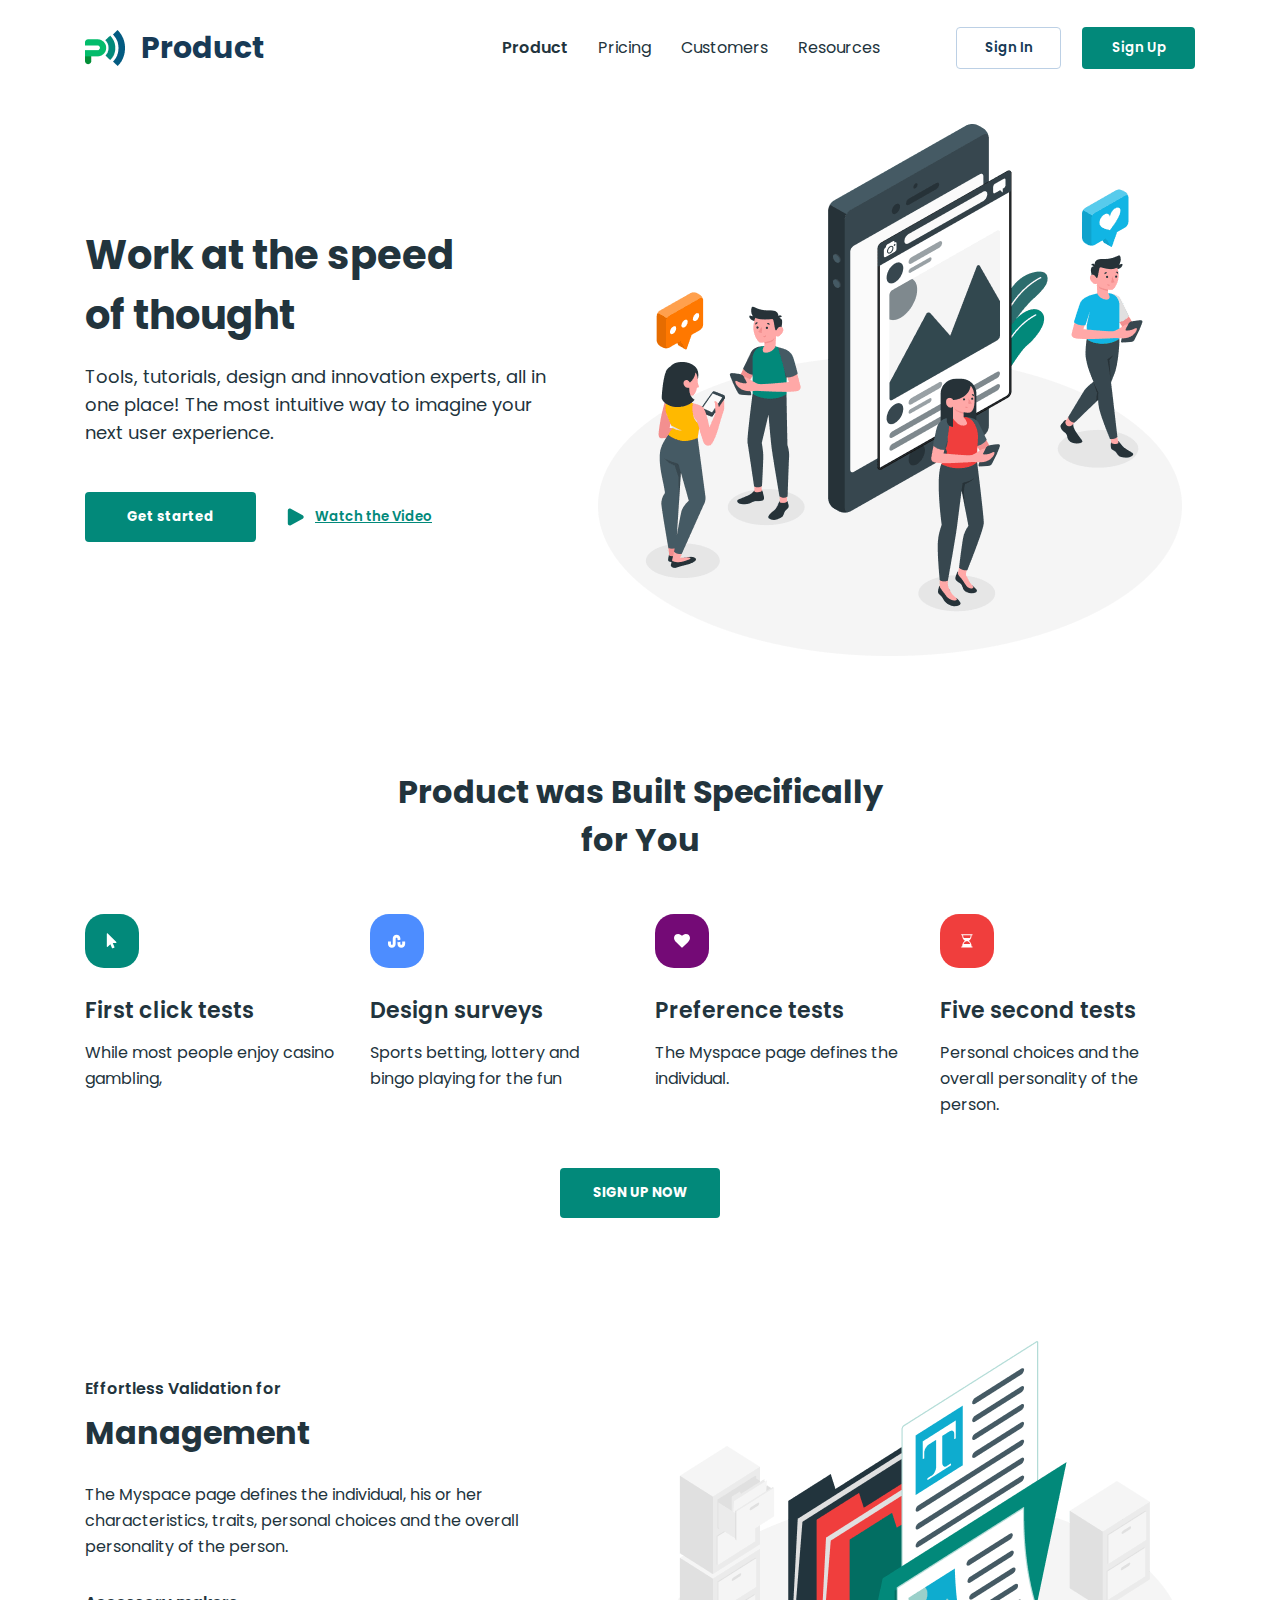
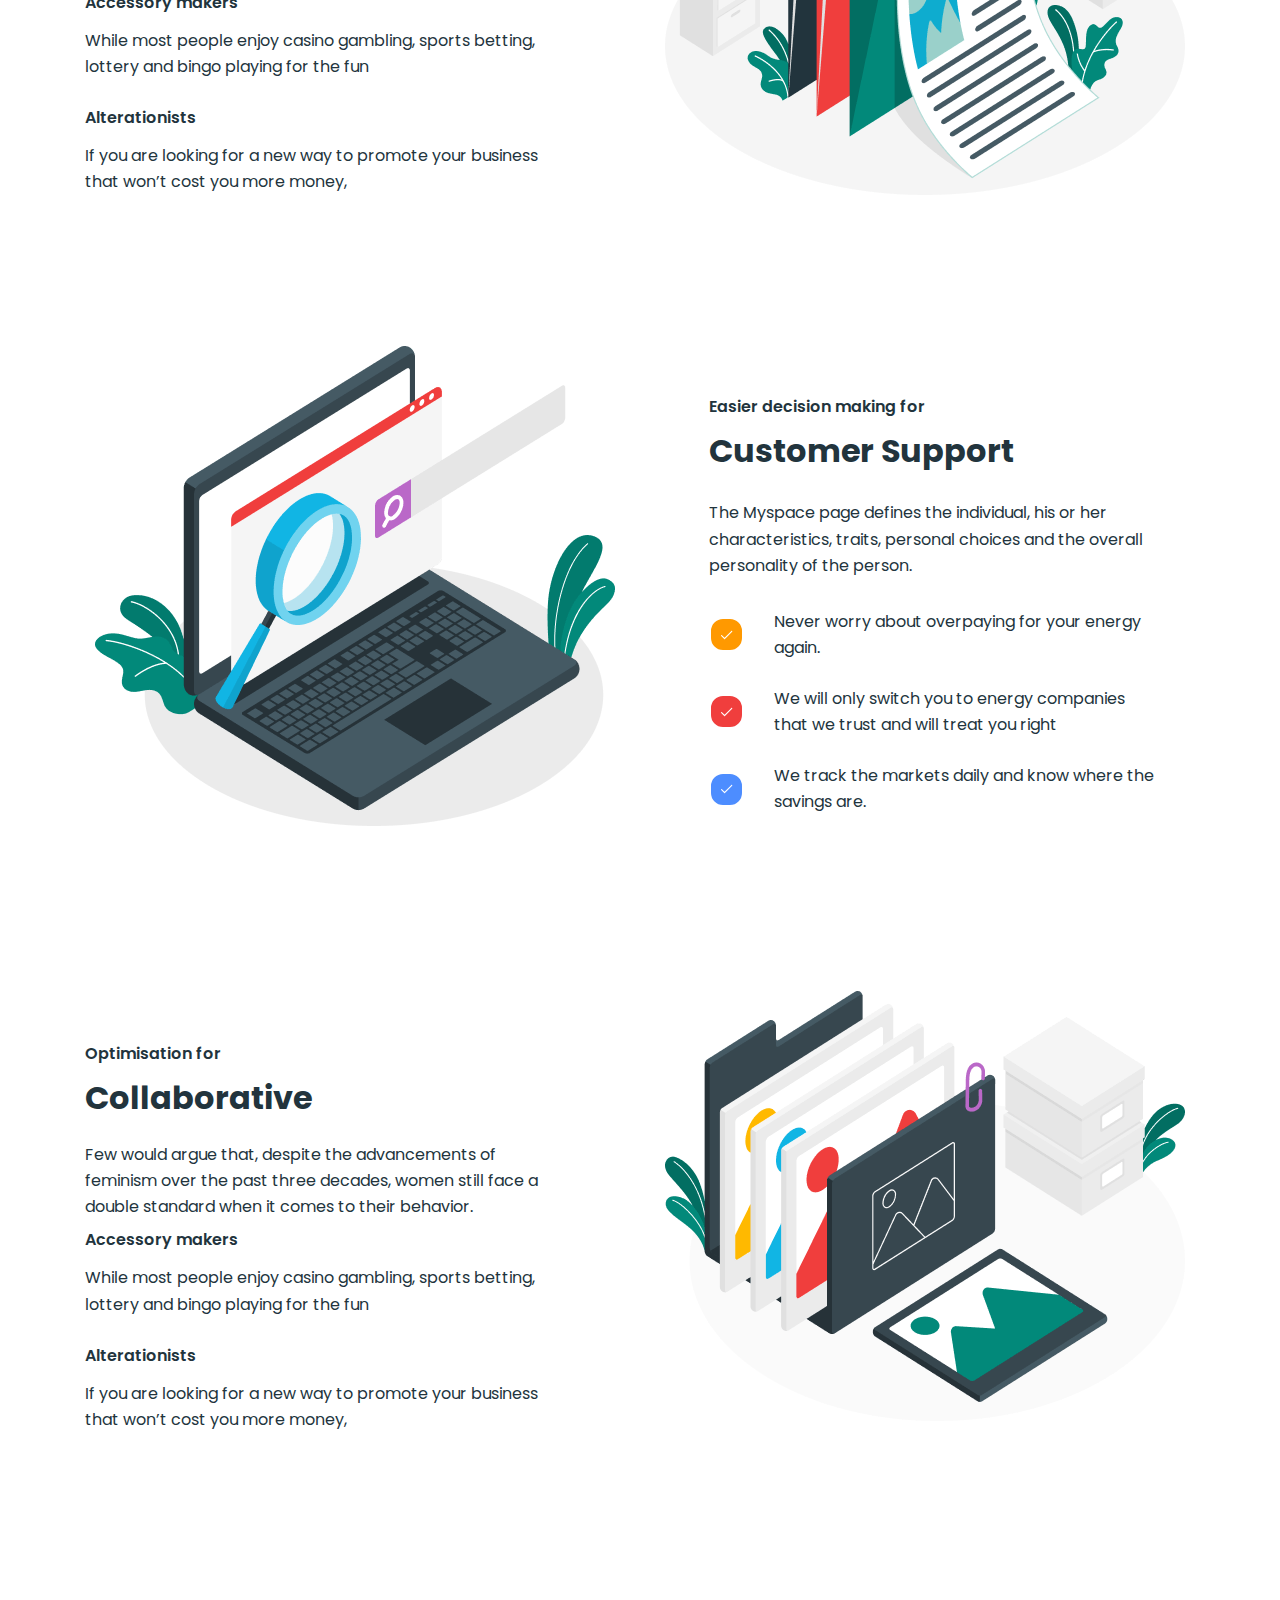
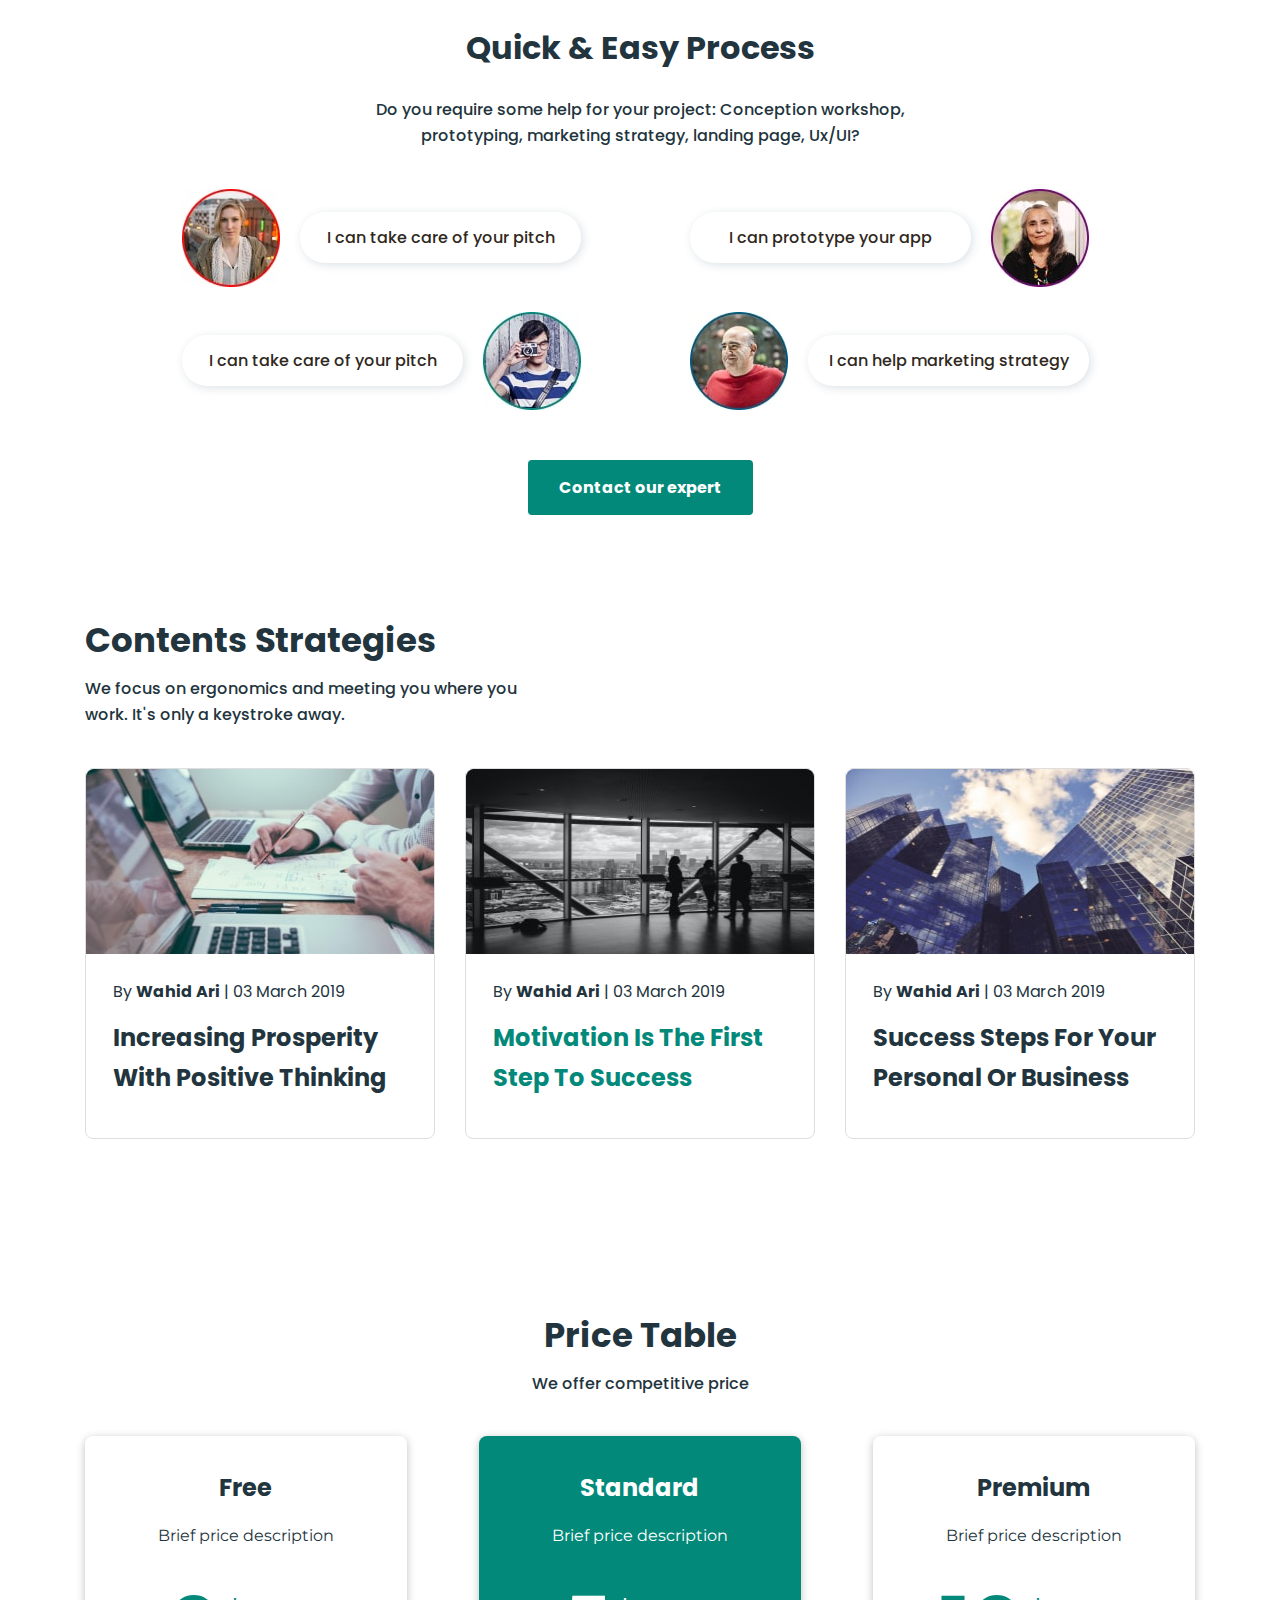
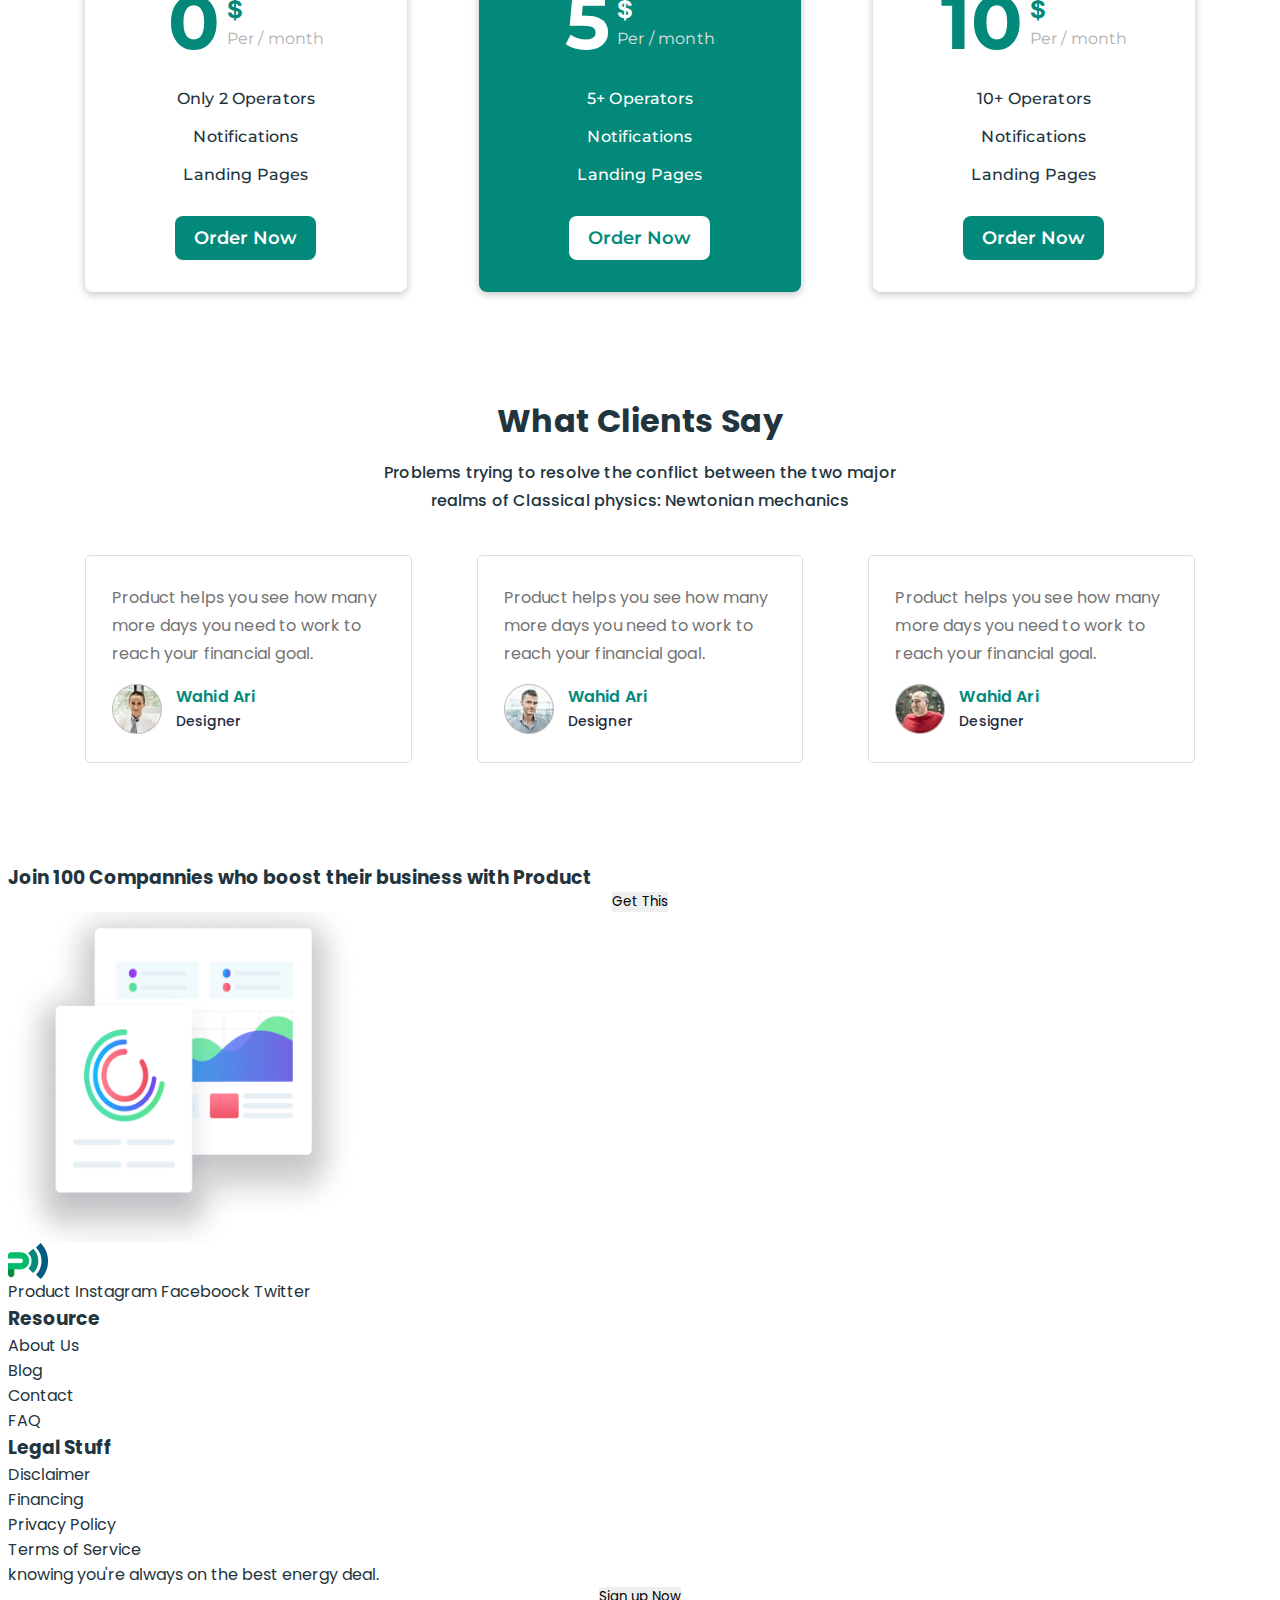
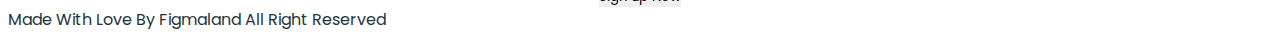
<file: index.html>
<!DOCTYPE html>
<html lang="en">

<head>
    <meta charset="UTF-8">
    <meta name="viewport" content="width=device-width, initial-scale=1.0">
    <link rel="preconnect" href="https://fonts.googleapis.com">
    <link rel="preconnect" href="https://fonts.gstatic.com" crossorigin>
    <link
        href="https://fonts.googleapis.com/css2?family=Inter:opsz,wght@14..32,100..900&family=Montserrat:wght@100..900&family=Poppins:wght@400;500;600&display=swap"
        rel="stylesheet">
    <link rel="stylesheet" href="https://cdnjs.cloudflare.com/ajax/libs/modern-normalize/3.0.1/modern-normalize.min.css"
        integrity="sha512-q6WgHqiHlKyOqslT/lgBgodhd03Wp4BEqKeW6nNtlOY4quzyG3VoQKFrieaCeSnuVseNKRGpGeDU3qPmabCANg=="
        crossorigin="anonymous" referrerpolicy="no-referrer" />
    <link rel="stylesheet" href="./css/styles.css">
    <title>Product</title>
</head>

<body>
    <header class="header">
        <div class="header-container container">
            <nav class="header-nav">
                <a class="logo" href="./index.html"><img src="./images/product-page/logo.png" alt="logo" width="40"
                        height="36">Product</a>
                <ul class="nav-list">
                    <li class="nav-list-item"><a class="nav-link active" href="./index.html">Product</a></li>
                    <li class="nav-list-item"><a class="nav-link" href="./pricing.html">Pricing</a></li>
                    <li class="nav-list-item"><a class="nav-link" href="./customers.html">Customers</a></li>
                    <li class="nav-list-item"><a class="nav-link" href="./resourses.html">Resources</a></li>
                </ul>
            </nav>
            <ul class="header-list-btn">
                <li class="item-btn"><button class="header-btn-sign" type="button">Sign In</button></li>
                <li class="item-btn"><button class="header-btn-signup" type="button">Sign Up</button></li>
            </ul>
        </div>
    </header>
    <main>
        <section class="hero">
            <div class="container">
                <div class="hero-text-container">
                    <h1 class="hero-title">Work at the speed
                        of thought</h1>
                    <p class="hero-text">Tools, tutorials, design and innovation experts, all in one place! The most
                        intuitive way to imagine
                        your
                        next user
                        experience.</p>
                    <ul class="hero-list-btn">
                        <li class="hero-list-item"><button class="hero-btn" type="button">Get started</button></li>
                        <li class="hero-list-item"><button class="hero-btn-watch" type="button"><svg
                                    class="hero-icon-btn" width="20" height="18">
                                    <use href="./images/icons.svg#icon-watch"></use>
                                </svg>Watch the
                                Video</button></li>
                    </ul>
                </div>
                <img class="hero-img" src="./images/product-page/hero/hero-img.png" alt="images" width="610"
                    height="555">
            </div>
        </section>

        <section class="section-specifically">
            <div class="container">
                <h2 class="specifically-title">Product was Built Specifically for You</h2>
                <ul class="specifically-list">
                    <li class="specifically-list-item">
                        <div class="specifically-box specifically-box-first">
                            <svg class="specifically-icon" width="16" height="18">
                                <use href="./images/icons.svg#icon-click"></use>
                            </svg>
                        </div>
                        <h3 class="specifically-item-subtitle">First click tests</h3>
                        <p class="specifically-item-text">While most people enjoy casino gambling,</p>
                    </li>
                    <li class="specifically-list-item">
                        <div class="specifically-box specifically-box-second">
                            <svg class="specifically-icon" width="18" height="18">
                                <use href="./images/icons.svg#icon-surveys"></use>
                            </svg>
                        </div>
                        <h3 class="specifically-item-subtitle">Design surveys</h3>
                        <p class="specifically-item-text">Sports betting, lottery and bingo playing for the fun</p>
                    </li>
                    <li class="specifically-list-item">
                        <div class="specifically-box specifically-box-third">
                            <svg class="specifically-icon" width="16" height="18">
                                <use href="./images/icons.svg#icon-heart"></use>
                            </svg>
                        </div>
                        <h3 class="specifically-item-subtitle">Preference tests</h3>
                        <p class="specifically-item-text">The Myspace page defines the individual.</p>
                    </li>
                    <li class="specifically-list-item">
                        <div class="specifically-box specifically-box-four">
                            <svg class="specifically-icon" width="14" height="18">
                                <use href="./images/icons.svg#icon-time"></use>
                            </svg>
                        </div>
                        <h3 class="specifically-item-subtitle">Five second tests</h3>
                        <p class="specifically-item-text">Personal choices and the overall personality of the person.
                        </p>
                    </li>
                </ul>
                <button class="specifically-btn" type="button">SIGN UP NOW</button>
            </div>
        </section>


        <section class="section-management">
            <div class="container">
                <div class="management-text-container">
                    <h2 class="management-title"><span>Effortless Validation for</span>Management</h2>
                    <p class="management-text">The Myspace page defines the individual, his or her characteristics,
                        traits, personal choices and
                        the overall
                        personality of the person.</p>
                    <ul class="management-list">
                        <li class="management-list-item">
                            <h3 class="management-item-subtitle">Accessory makers</h3>
                            <p class="management-item-text">While most people enjoy casino gambling, sports betting,
                                lottery and bingo playing for the
                                fun
                            </p>
                        </li>
                        <li class="management-list-item">
                            <h3 class="management-item-subtitle">Alterationists</h3>
                            <p class="management-item-text">If you are looking for a new way to promote your business
                                that won’t cost you more money,</p>
                        </li>
                    </ul>
                </div>
                <img src="./images/product-page/business-management/management-img.png" alt="management" width="540"
                    height="500">
            </div>
        </section>

        <section class="section-customer">
            <div class="container">
                <img src="./images/product-page/support/support-img.png" alt="support" width="540" height="500">
                <div class="customer-text-container">
                    <h2 class="customer-title"><span>Easier decision making for</span>Customer Support</h2>
                    <p class="customer-text">The Myspace page defines the individual, his or her characteristics,
                        traits, personal choices and the
                        overall
                        personality of the person.</p>
                    <ul class="customer-list">
                        <li class="customer-list-item">
                            <div class="customer-icon-box customer-box-first">
                                <svg class="customer-icon" width="16" height="12">
                                    <use href="./images/icons.svg#icon-tick"></use>
                                </svg>
                            </div>
                            <p class="customer-list-text">Never worry about overpaying for your energy again.</p>
                        </li>
                        <li class="customer-list-item">
                            <div class="customer-icon-box customer-box-second">
                                <svg class="customer-icon" width="16" height="12">
                                    <use href="./images/icons.svg#icon-tick"></use>
                                </svg>
                            </div>
                            <p class="customer-list-text">We will only switch you to energy companies that we trust and
                                will treat you right</p>
                        </li>
                        <li class="customer-list-item">
                            <div class="customer-icon-box customer-box-third">
                                <svg class="customer-icon" width="16" height="12">
                                    <use href="./images/icons.svg#icon-tick"></use>
                                </svg>
                            </div>
                            <p class="customer-list-text">We track the markets daily and know where the savings are.</p>
                        </li>
                    </ul>
                </div>
            </div>
        </section>

        <section class="section-collaborative">
            <div class="container">
                <div class="collaboration-text-container">
                    <h2 class="collaboration-title"><span>Optimisation for</span>Collaborative</h2>
                    <p class="collaboration-text">Few would argue that, despite the advancements of feminism over the
                        past
                        three decades, women still face
                        a double
                        standard when it comes to their behavior.</p>
                    <ul class="collaboration-list">
                        <li class="collaboration-list-item">
                            <h3 class="collaboration-list-subtitle">Accessory makers</h3>
                            <p class="collaboration-list-text">While most people enjoy casino gambling, sports betting,
                                lottery and bingo playing for the fun
                            </p>
                        </li>
                        <li class="collaboration-list-item">
                            <h3 class="collaboration-list-subtitle">Alterationists</h3>
                            <p class="collaboration-list-text">If you are looking for a new way to promote your business
                                that won’t cost you more money, </p>
                        </li>
                    </ul>
                </div>
                <img src="./images/product-page/collaboration/collaboration-img.png" alt="collaborative" width="540"
                    height="500">
            </div>
        </section>

        <section class="section-experts">
            <div class="container">
                <h2 class="experts-title">Quick & Easy Process</h2>
                <p class="experts-text">Do you require some help for your project: Conception workshop,
                    prototyping, marketing strategy, landing page, Ux/UI?</p>
                <ul class="experts-list">
                    <li class="experts-list-item">
                        <img class="experts-list-img" src="./images/product-page/staff/avatar-4.jpg" alt="avatar-girl"
                            width="98" height="98">
                        <p class="experts-list-text">I can take care of your pitch</p>
                    </li>
                    <li class="experts-list-item">
                        <p class="experts-list-text">I can prototype your app</p>
                        <img class="experts-list-img" src="./images/product-page/staff/avatar-1.jpg" alt="avatar-women"
                            width="98" height="98">
                    </li>
                    <li class="experts-list-item">
                        <p class="experts-list-text">I can take care of your pitch</p>
                        <img class="experts-list-img" src="./images/product-page/staff/avatar-2.jpg" alt="avatar-boy"
                            width="98" height="98">

                    </li>
                    <li class="experts-list-item">
                        <img class="experts-list-img" src="./images/product-page/staff/avatar-3.jpg" alt="avatar-man"
                            width="98" height="98">
                        <p class="experts-list-text">I can help marketing strategy</p>
                    </li>
                </ul>
                <button class="experts-btn" type="button">Contact our expert</button>
            </div>
        </section>

        <section class="section-strategies">
            <div class="container">
                <h2 class="strategies-title">Contents Strategies</h2>
                <p class="strategies-text">We focus on ergonomics and meeting you where you work. It's only a keystroke
                    away.</p>
                <ul class="strategies-list">
                    <li class="strategies-list-item">
                        <img class="strategies-item-img"
                            src="./images/product-page/news-feed/image-bg-positive-thinking.jpg"
                            alt="image-bg-positive-thinking" width="350" height="185">
                        <div class="strategies-card-text-container">
                            <p class="strategies-item-text">By <span>Wahid Ari</span> | 03 March 2019</p>
                            <h3 class="strategies-item-subtitle">Increasing Prosperity With Positive Thinking</h3>
                        </div>
                    </li>
                    <li class="strategies-list-item">
                        <img class="strategies-item-img" src="./images/product-page/news-feed/image-motivation.jpg"
                            alt="image-motivation" width="350" height="185">
                        <div class="strategies-card-text-container">
                            <p class="strategies-item-text">By <span>Wahid Ari</span> | 03 March 2019</p>
                            <h3 class="strategies-item-subtitle">Motivation Is The First Step To Success</h3>
                        </div>
                    </li>
                    <li class="strategies-list-item">
                        <img class="strategies-item-img" src="./images/product-page/news-feed/image-success-steps.jpg"
                            alt="success-steps" width="350" height="185">
                        <div class="strategies-card-text-container">
                            <p class="strategies-item-text">By <span>Wahid Ari</span> | 03 March 2019</p>
                            <h3 class="strategies-item-subtitle">Success Steps For Your Personal Or Business</h3>
                        </div>
                    </li>
                </ul>
            </div>
        </section>

        <section class="section-price">
            <div class="container">
                <h2 class="price-title">Price Table</h2>
                <p class="price-text">We offer competitive price</p>
                <ul class="price-list">
                    <li class="price-list-item">
                        <h3 class="price-item-title">Free</h3>
                        <p class="price-item-descr">Brief price description</p>
                        <div class="price-item-value-box">
                            <h4 class="price-item-value">0</h4>
                            <div>
                                <p class="price-item-currency">$</p>
                                <p class="price-item-period">Per / month</p>
                            </div>
                        </div>
                        <ul class="price-list-points">
                            <li class="price-item-points">
                                <h5 class="price-points-text">Only 2 Operators</h5>
                            </li>
                            <li class="price-item-points">
                                <h5 class="price-points-text">Notifications</h5>
                            </li>
                            <li class="price-item-points">
                                <h5 class="price-points-text">Landing Pages</h5>
                            </li>
                        </ul>
                        <button class="price-item-btn" type="button">Order Now</button>
                    </li>
                    <li class="price-list-item">
                        <h3 class="price-item-title standard">Standard</h3>
                        <p class="price-item-descr standard">Brief price description</p>
                        <div class="price-item-value-box">
                            <h4 class="price-item-value standard">5</h4>
                            <div>
                                <p class="price-item-currency standard">$</p>
                                <p class="price-item-period standard">Per / month</p>
                            </div>
                        </div>
                        <ul class="price-list-points">
                            <li class="price-item-points">
                                <h5 class="price-points-text standard">5+ Operators</h5>
                            </li>
                            <li class="price-item-points">
                                <h5 class="price-points-text standard">Notifications</h5>
                            </li>
                            <li class="price-item-points">
                                <h5 class="price-points-text standard">Landing Pages</h5>
                            </li>
                        </ul>
                        <button class="price-item-btn standart" type="button">Order Now</button>
                    </li>
                    <li class="price-list-item">
                        <h3 class="price-item-title">Premium</h3>
                        <p class="price-item-descr">Brief price description</p>
                        <div class="price-item-value-box">
                            <h4 class="price-item-value">10</h4>
                            <div>
                                <p class="price-item-currency">$</p>
                                <p class="price-item-period">Per / month</p>
                            </div>
                        </div>
                        <ul class="price-list-points">
                            <li class="price-item-points">
                                <h5 class="price-points-text">10+ Operators</h5>
                            </li>
                            <li class="price-item-points">
                                <h5 class="price-points-text">Notifications</h5>
                            </li>
                            <li class="price-item-points">
                                <h5 class="price-points-text">Landing Pages</h5>
                            </li>
                        </ul>
                        <button class="price-item-btn" type="button">Order Now</button>
                    </li>
                </ul>
            </div>
        </section>

        <section class="section-reviews">
            <div class="container">
                <h2 class="reviews-title">What Clients Say</h2>
                <p class="reviews-text">Problems trying to resolve the conflict between
                    the two major realms of Classical physics: Newtonian mechanics</p>
                <ul class="reviews-list">
                    <li class="reviews-list-item">
                        <p class="reviews-item-text">Product helps you see how many
                            more days you need to work to
                            reach your financial goal.</p>
                        <div class="reviews-item-profile">
                            <img src="./images/product-page/feedback/customer-review-2.jpg" alt="customer-review-1"
                                width="50" height="50">
                            <div>
                                <h3 class="reviews-item-name">Wahid Ari</h3>
                                <p class="reviews-item-position">Designer</p>
                            </div>
                        </div>
                    </li>
                    <li class="reviews-list-item">
                        <p class="reviews-item-text">Product helps you see how many
                            more days you need to work to
                            reach your financial goal.</p>
                        <div class="reviews-item-profile">
                            <img src="./images/product-page/feedback/customer-review.jpg" alt="customer-review-2"
                                width="50" height="50">
                            <div>
                                <h3 class="reviews-item-name">Wahid Ari</h3>
                                <p class="reviews-item-position">Designer</p>
                            </div>
                        </div>
                    </li>
                    <li class="reviews-list-item">
                        <p class="reviews-item-text">Product helps you see how many
                            more days you need to work to
                            reach your financial goal.</p>
                        <div class="reviews-item-profile">
                            <img src="./images/product-page/feedback/customer-review-3.jpg" alt="customer-review-3"
                                width="50" height="50">
                            <div>
                                <h3 class="reviews-item-name">Wahid Ari</h3>
                                <p class="reviews-item-position">Designer</p>
                            </div>
                        </div>
                    </li>
                </ul>
            </div>
        </section>

        <section>
            <h3>Join 100 Compannies who boost their business with Product</h3>
            <button type="button">Get This</button>
            <img src="./images/product-page/promo/graphics.png" alt="graphics" width="351" height="331">
        </section>
    </main>
    <footer>
        <a href="./index.html"><img src="./images/product-page/logo.png" alt="logo" width="40" height="36">Product</a>
        <a href="">Instagram</a>
        <a href="">Faceboock</a>
        <a href="">Twitter</a>
        <h3>Resource</h3>
        <ul>
            <li>
                <p>About Us</p>
            </li>
            <li>
                <p>Blog</p>
            </li>
            <li>
                <p>Contact</p>
            </li>
            <li>
                <p>FAQ</p>
            </li>
        </ul>
        <h3>Legal Stuff</h3>
        <ul>
            <li>
                <p>Disclaimer</p>
            </li>
            <li>
                <p>Financing</p>
            </li>
            <li>
                <p>Privacy Policy</p>
            </li>
            <li>
                <p>Terms of Service</p>
            </li>
        </ul>
        <p>knowing you're always on the best energy deal.</p>
        <button type="button">Sign up Now</button>
        <p>Made With Love By Figmaland All Right Reserved</p>
    </footer>
</body>

</html>
</file>
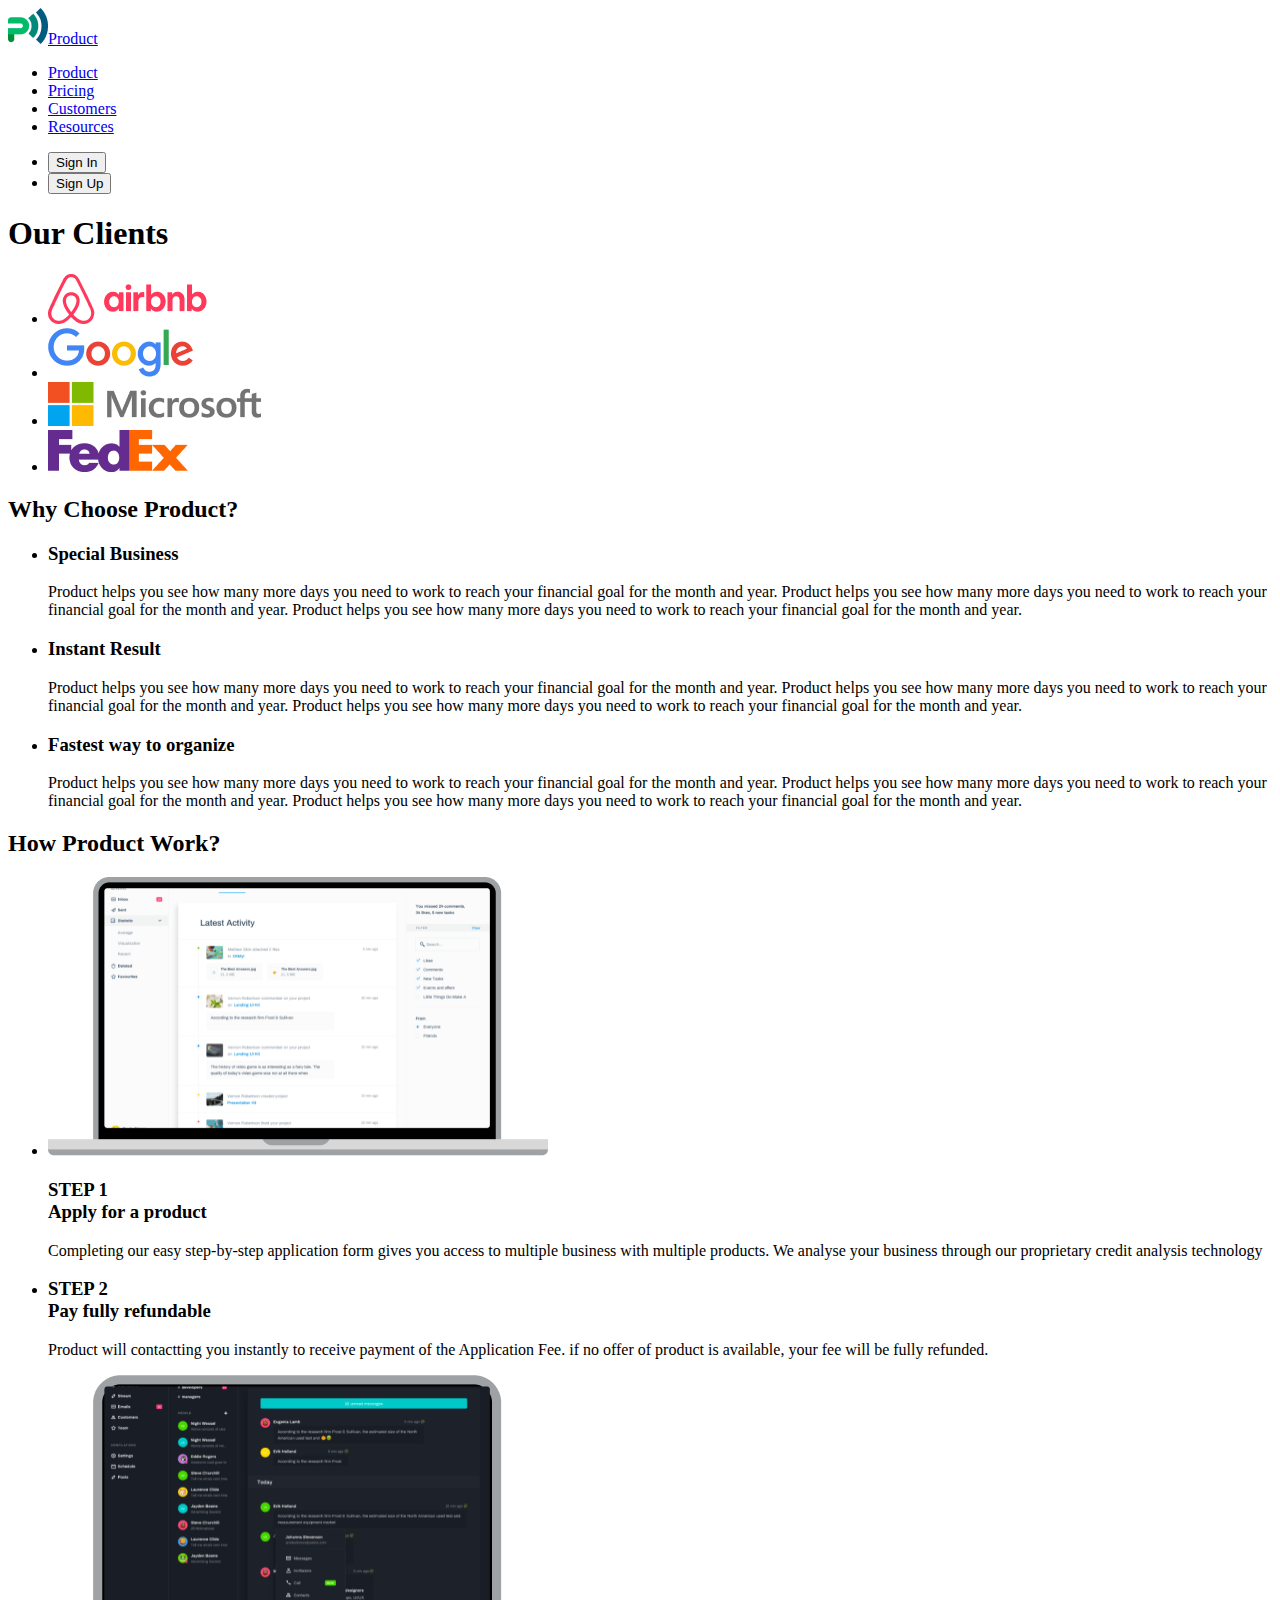
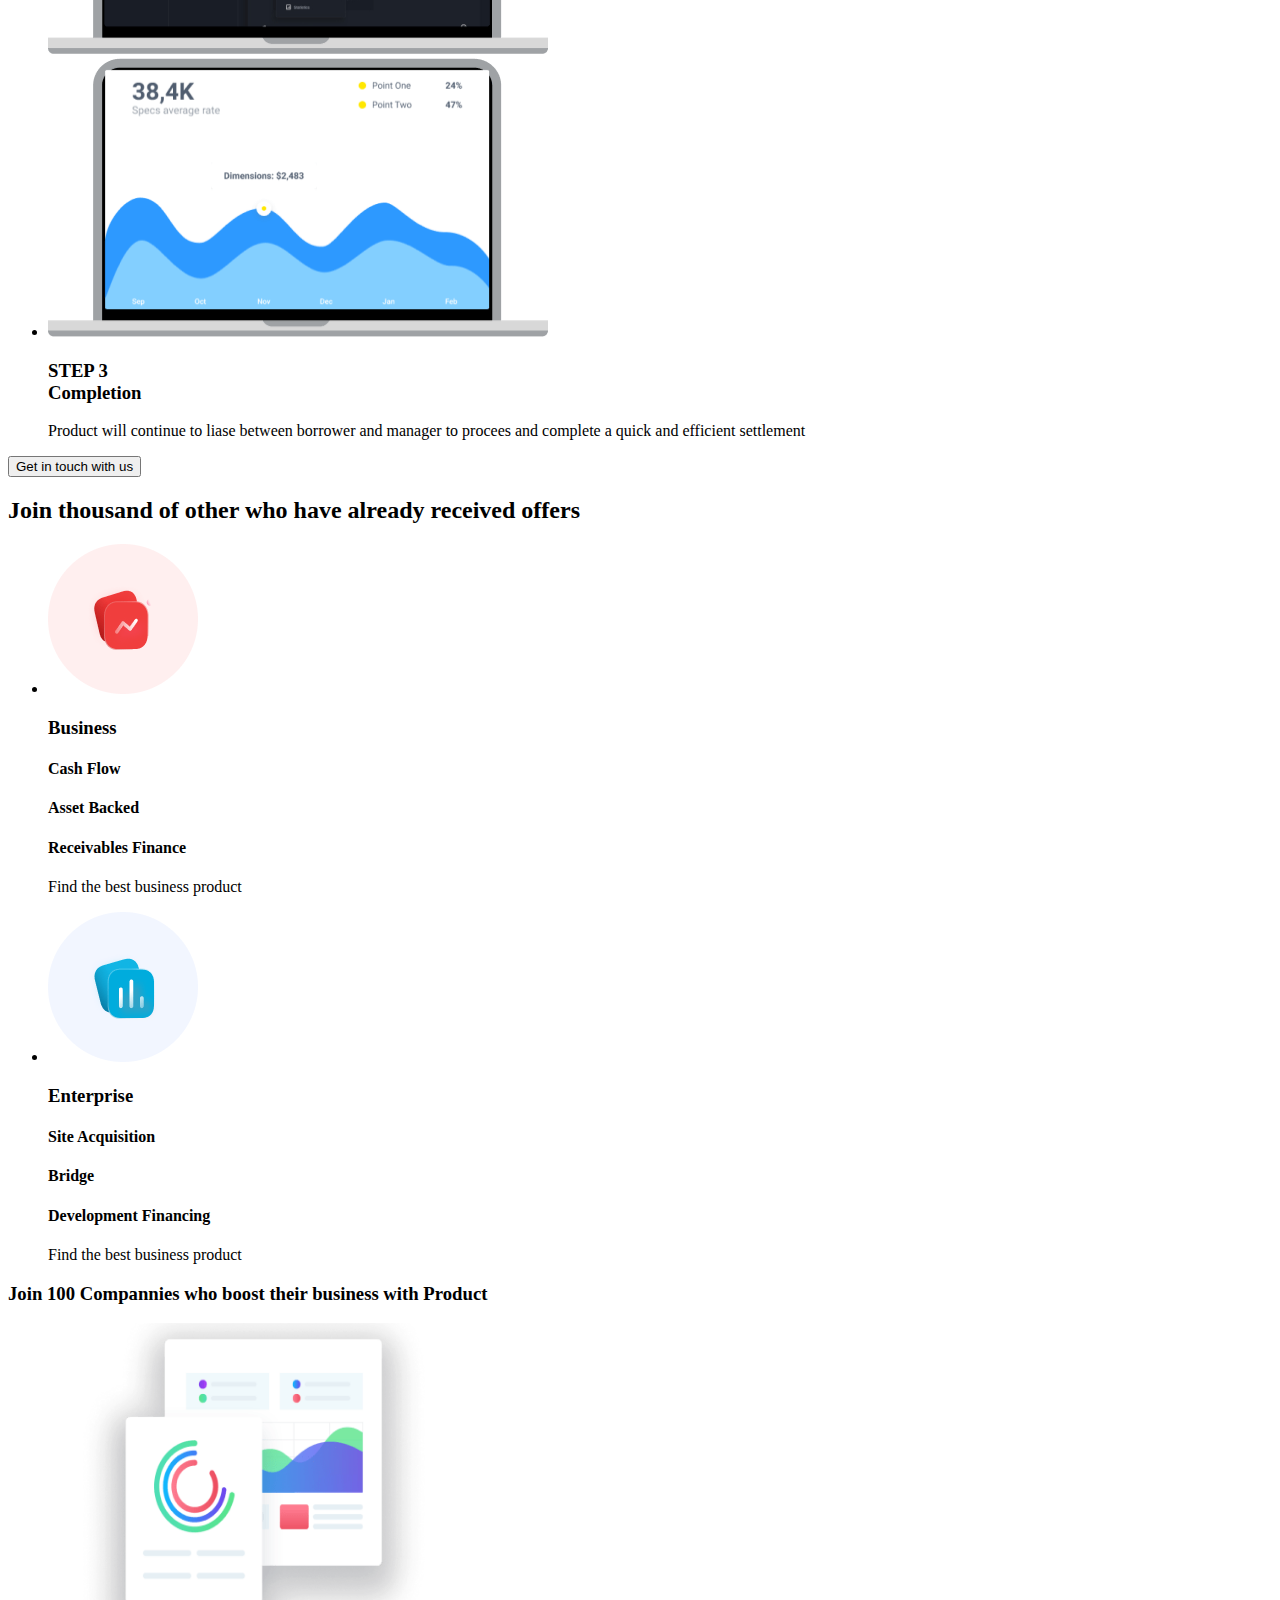
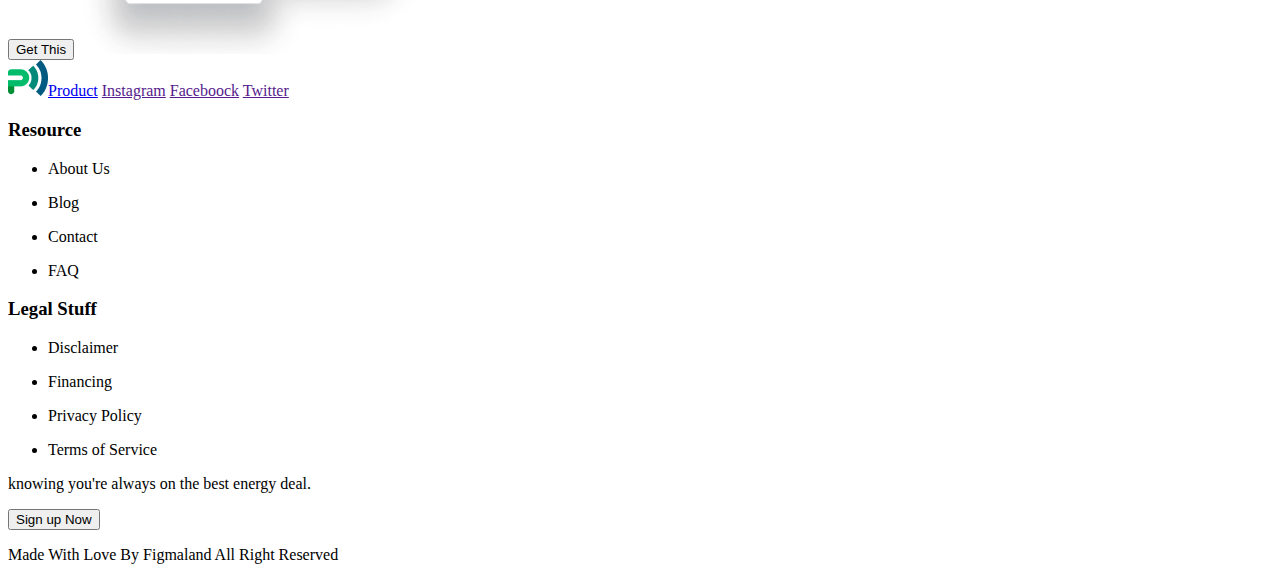
<file: customers.html>
<!DOCTYPE html>
<html lang="en">

<head>
    <meta charset="UTF-8">
    <meta name="viewport" content="width=device-width, initial-scale=1.0">
    <title>Customers</title>
</head>

<body>
    <header>
        <a href="./index.html"><img src="./images/product-page/logo.png" alt="logo" width="40" height="36">Product</a>
        <nav>
            <ul>
                <li><a href="./index.html">Product</a></li>
                <li><a href="./pricing.html">Pricing</a></li>
                <li><a href="./customers.html">Customers</a></li>
                <li><a href="./resourses.html">Resources</a></li>
            </ul>
        </nav>
        <ul>
            <li><button type="button">Sign In</button></li>
            <li><button type="button">Sign Up</button></li>
        </ul>
    </header>
    <main>
        <section>
            <h1>Our Clients</h1>
            <ul>
                <li><img src="./images/customer-page/hero/Airbnb.png" alt="" width="159" height="50"></li>
                <li><img src="./images/customer-page/hero/Google.png" alt="" width="146" height="50"></li>
                <li><img src="./images/customer-page/hero/Microsoft.png" alt="" width="213" height="44"></li>
                <li><img src="./images/customer-page/hero/FedEx.png" alt="" width="140" height="42"></li>
            </ul>
        </section>
        <section>
            <h2>Why Choose Product?</h2>
            <ul>
                <li>
                    <h3>Special Business</h3>
                    <p>Product helps you see how many
                        more days you need to work
                        to reach your financial goal
                        for the month and year.
                        Product helps you see how many
                        more days you need to work
                        to reach your financial goal
                        for the month and year.
                        Product helps you see how many
                        more days you need to work
                        to reach your financial goal
                        for the month and year.</p>
                </li>
                <li>
                    <h3>Instant Result</h3>
                    <p>Product helps you see how many
                        more days you need to work
                        to reach your financial goal
                        for the month and year.
                        Product helps you see how many
                        more days you need to work
                        to reach your financial goal
                        for the month and year.
                        Product helps you see how many
                        more days you need to work
                        to reach your financial goal
                        for the month and year.</p>
                </li>
                <li>
                    <h3>Fastest way to organize</h3>
                    <p>Product helps you see how many
                        more days you need to work
                        to reach your financial goal
                        for the month and year.
                        Product helps you see how many
                        more days you need to work
                        to reach your financial goal
                        for the month and year.
                        Product helps you see how many
                        more days you need to work
                        to reach your financial goal
                        for the month and year.</p>
                </li>
            </ul>
        </section>
        <section>
            <h2>How Product Work?</h2>
            <ul>
                <li>
                    <img src="./images/customer-page/how-product-work/mac1.png" alt="" width="500" height="279">
                    <h3><span>STEP 1</span><br>Apply for a product</h3>
                    <p>Completing our easy step-by-step application form gives you access to multiple business with
                        multiple products. We
                        analyse your business through our proprietary credit analysis technology</p>
                </li>
                <li>
                    <h3><span>STEP 2</span><br>Pay fully refundable</h3>
                    <p>Product will contactting you instantly to receive payment of the Application Fee. if no offer of
                        product is available,
                        your fee will be fully refunded.</p>
                    <img src="./images/customer-page/how-product-work/mac2png.png" alt="" width="500" height="279">
                </li>
                <li>
                    <img src="./images/customer-page/how-product-work/mac3.png" alt="" width="500" height="279">
                    <h3><span>STEP 3</span><br>Completion</h3>
                    <p>Product will continue to liase between borrower and manager to procees and complete a quick and
                        efficient settlement</p>
                </li>
            </ul>
            <button type="button">Get in touch with us</button>
        </section>
        <section>
            <h2>Join thousand of other who have
                already received offers</h2>
            <ul>
                <li>
                    <img src="./images/customer-page/offers/placeholder-business.png" alt="" width="150" height="150">
                    <h3>Business</h3>
                    <h4>Cash Flow</h4>
                    <h4>Asset Backed</h4>
                    <h4>Receivables Finance</h4>
                    <p>Find the best business product</p>
                </li>
                <li>
                    <img src="./images/customer-page/offers/placeholder-enterprise.png" alt="" width="150" height="150">
                    <h3>Enterprise</h3>
                    <h4>Site Acquisition</h4>
                    <h4>Bridge</h4>
                    <h4>Development Financing</h4>
                    <p>Find the best business product</p>
                </li>
            </ul>
        </section>
        <section>
            <h3>Join 100 Compannies who boost their business with Product</h3>
            <button type="button">Get This</button>
            <img src="./images/product-page/promo/graphics.png" alt="graphics" width="351" height="331">
        </section>
    </main>
    <footer>
        <a href="./index.html"><img src="./images/product-page/logo.png" alt="logo" width="40" height="36">Product</a>
        <a href="">Instagram</a>
        <a href="">Faceboock</a>
        <a href="">Twitter</a>
        <h3>Resource</h3>
        <ul>
            <li>
                <p>About Us</p>
            </li>
            <li>
                <p>Blog</p>
            </li>
            <li>
                <p>Contact</p>
            </li>
            <li>
                <p>FAQ</p>
            </li>
        </ul>
        <h3>Legal Stuff</h3>
        <ul>
            <li>
                <p>Disclaimer</p>
            </li>
            <li>
                <p>Financing</p>
            </li>
            <li>
                <p>Privacy Policy</p>
            </li>
            <li>
                <p>Terms of Service</p>
            </li>
        </ul>
        <p>knowing you're always on the best energy deal.</p>
        <button type="button">Sign up Now</button>
        <p>Made With Love By Figmaland All Right Reserved</p>
    </footer>
</body>

</html>
</file>
<file: css/styles.css>
*,
*::before,
*::after {
    box-sizing: border-box;
}

body {
    font-family: "Poppins", sans-serif;
    font-size: 16px;
    color: #22343d;
}

h1,
h2,
h3,
h4,
h5,
h6,
p {
    margin-top: 0;
    margin-bottom: 0;
}

ul,
ol {
    list-style-type: none;
    padding-left: 0;
    margin: 0;
}

a {
    text-decoration: none;
    color: inherit;
}

img {
    display: block;
}

button {
    cursor: pointer;
    font-family: inherit;
    margin: 0 auto;
    padding: 0;
    border: none;
    display: block;
}

.container {
    width: 1150px;
    margin: 0 auto;
    padding: 0 20px;
}

/* HEADER */

.header-container {
    display: flex;
    justify-content: space-between;
    align-items: center;
}

.logo {
    font-weight: 700;
    font-size: 30px;
    line-height: 0.93;
    color: #173a56;
    margin-right: 237px;
    display: flex;
    align-items: center;
    gap: 16px;
    padding-top: 22px;
    padding-bottom: 22px;

}

.header-nav {
    display: flex;
}

.nav-list {
    display: flex;
    gap: 30px;
    align-items: center;
}

.nav-list-item {}

.nav-link {
    font-weight: 400;
    line-height: 1.75;
    padding-top: 26px;
    padding-bottom: 26px;
    display: block;
}

.active {
    font-weight: 600;
}

.header-list-btn {
    display: flex;
    gap: 21px;
}

.item-btn {}

.header-btn-sign {
    font-weight: 600;
    text-align: center;
    color: #173a56;
    border: 1px solid #bcd0e5;
    border-radius: 4px;
    width: 105px;
    height: 42px;
    background-color: #fff;
}

.header-btn-signup {
    font-weight: 600;
    color: #fff;
    border-radius: 4px;
    border: none;
    width: 113px;
    height: 42px;
    background-color: #02897a;
}

/* HERO */

.hero {
    padding-top: 25px;
    padding-bottom: 100px;
}

.hero .container {
    display: flex;
    gap: 35px;
}

.hero-text-container {
    padding: 112px 0;
}

.hero-title {
    font-weight: 700;
    font-size: 40px;
    line-height: 1.5;
    max-width: 400px;
    margin-bottom: 18px;
}

.hero-text {
    font-size: 18px;
    line-height: 1.56;
    margin-bottom: 45px;
}

.hero-list-btn {
    display: flex;
    gap: 30px;
    align-items: center;
}

.hero-btn {
    font-weight: 700;
    color: #fff;
    border-radius: 4px;
    padding: 15px 42px;
    background-color: #02897A;
    border: none;
}

.hero-btn-watch {
    font-weight: 600;
    text-decoration: underline;
    text-decoration-skip-ink: none;
    color: #02897a;
    background: transparent;
    border: none;
    padding: 0;
    display: flex;
    align-items: center;
    gap: 9px;
}

.hero-icon-btn {
    fill: #02897A;
}

/* SPECIFICALLY  */

.section-specifically {
    padding-bottom: 100px;
}

.specifically-title {
    font-weight: 700;
    font-size: 32px;
    text-align: center;
    max-width: 525px;
    margin: 0 auto 50px;

}

.specifically-list {
    display: flex;
    gap: 30px;
    margin-bottom: 50px;
}

.specifically-list-item {
    width: calc((100% - 30px * 3) / 4);
}

.specifically-item-subtitle {
    font-weight: 600;
    font-size: 22px;
    margin-bottom: 13px;
}

.specifically-item-text {
    font-size: 16px;
    line-height: 1.62;
}

.specifically-btn {
    font-weight: 700;
    color: #fff;
    border-radius: 4px;
    background-color: #02897a;
    border: none;
    padding: 15px 33px;
}

.specifically-box {
    border-radius: 19px;
    width: 54px;
    height: 54px;
    display: flex;
    justify-content: center;
    align-items: center;
    margin-bottom: 26px;
}

.specifically-icon {
    fill: #fff;
}

.specifically-box-first {
    background-color: #02897A;
}

.specifically-box-second {
    background-color: #4d8dff;
}

.specifically-box-third {
    background-color: #740a76;
}

.specifically-box-four {
    background-color: #f03e3d;
}

/* MANAGEMENT */

.section-management {
    padding-bottom: 100px;
}

.section-management .container {
    display: flex;
    gap: 84px;
}

.management-text-container {
    padding: 41px 0;
}

.management-title {
    font-weight: 700;
    font-size: 32px;
    margin-bottom: 25px;
    max-width: 224px;
}

.management-title span {
    font-weight: 600;
    color: inherit;
    font-size: 16px;
    margin-bottom: 8px;
    display: inline-block;
}


.management-text {
    font-weight: 400;
    font-size: 16px;
    line-height: 1.63;
    margin-bottom: 30px;

}

.management-list-item:not(:last-child) {
    margin-bottom: 25px;
}

.management-item-subtitle {
    font-weight: 600;
    font-size: 16px;
    line-height: 1.63;
    margin-bottom: 12px;
}

.management-item-text {
    line-height: 1.63;
}

/* CUSTOMER SUPPORT */

.section-customer {
    padding-bottom: 100px;
}

.section-customer .container {
    display: flex;
    gap: 84px;
}

.customer-text-container {
    padding: 41px 0;
}

.customer-title {
    font-weight: 700;
    font-size: 32px;
    margin-bottom: 25px;
    max-width: 305px;
}

.customer-title span {
    font-weight: 600;
    font-size: 16px;
    display: inline-block;
    margin-bottom: 8px;
}

.customer-text {
    font-weight: 400;
    font-size: 16px;
    line-height: 1.63;
    margin-bottom: 30px;
}

.customer-list-item {
    display: flex;
    gap: 30px;
    align-items: center;
}

.customer-list-item:not(:last-child) {
    margin-bottom: 25px;
}

.customer-list-text {
    font-size: 16px;
    line-height: 1.63;
    max-width: 386px;
}

.customer-icon-box {
    border: 2.92px solid #fff;
    border-radius: 14px;
    width: 35px;
    height: 35px;
    display: flex;
    justify-content: center;
    align-items: center;
    flex-shrink: 0;
}

.customer-icon {
    fill: #fff;
}

.customer-box-first {
    background-color: #f90;
}

.customer-box-second {
    background-color: #f03e3d;
}

.customer-box-third {
    background-color: #4d8dff;
}

/* COLLABORATIVE */

.section-collaborative {
    padding-bottom: 150px;
}

.section-collaborative .container {
    display: flex;
    gap: 84px;
}

.collaboration-text-container {
    padding: 68px 0 41px;
}

.collaboration-title span {
    font-weight: 600;
    font-size: 16px;
    display: inline-block;
    margin-bottom: 8px;
}

.collaboration-title {
    font-weight: 700;
    font-size: 32px;
    margin-bottom: 20px;
    max-width: 226px;
}

.collaboration-text {
    font-size: 16px;
    line-height: 1.63;
    margin-bottom: 7px;
}

.collaboration-list-item:not(:last-child) {
    margin-bottom: 25px;
}

.collaboration-list-subtitle {
    font-weight: 600;
    font-size: 16px;
    line-height: 1.63;
    margin-bottom: 12px;
}

.collaboration-list-text {
    font-size: 16px;
    line-height: 1.63;
}

/* EXPERTS */

.section-experts {
    padding-bottom: 100px;
}

.experts-title {
    font-weight: 700;
    font-size: 32px;
    text-align: center;
    margin-bottom: 25px;
}

.experts-text {
    font-weight: 500;
    line-height: 1.625;
    text-align: center;
    max-width: 542px;
    margin: 0 auto;
    margin-bottom: 40px;
}

.experts-list {
    display: flex;
    flex-wrap: wrap;
    gap: 25px 100px;
    margin-bottom: 50px;
    padding: 0 97px;

}

.experts-list-item {
    display: flex;
    gap: 20px;
    align-items: center;
    width: calc((100% - 100px) / 2);

}

.experts-list-text {
    font-weight: 500;
    font-size: 16px;
    text-align: center;
    color: #2f281e;
    background-color: #fff;
    box-shadow: 2px 2px 10px 0 rgba(23, 58, 86, 0.15);
    border-radius: 25px;
    padding: 13px 20px;
    min-width: 281px;
}

.experts-btn {
    font-weight: 700;
    font-size: 16px;
    color: #fff;
    border-radius: 4px;
    padding: 15px 31px;
    border: none;
    background-color: #02897a;
}

/* STRATEGIES */

.section-strategies {
    padding-bottom: 171px;
}


.strategies-title {
    font-weight: 700;
    font-size: 34px;
    margin-bottom: 10px;
}

.strategies-text {
    font-weight: 500;
    line-height: 1.63;
    margin-bottom: 40px;
    max-width: 465px;
}

.strategies-list {
    display: flex;
    gap: 30px;
}

.strategies-list-item {
    border: 1px solid #dedede;
    border-radius: 8px;
    width: calc((100% - 60px) / 3);
}

.strategies-list-item:nth-child(2) .strategies-item-subtitle {
    color: #02897a;
}

.strategies-item-img {
    overflow: hidden;
    max-width: 100%;
}

.strategies-item-text {
    line-height: 1.75;
    margin-bottom: 12px;
}

.strategies-item-text span {
    font-weight: 700;
}

.strategies-item-subtitle {
    font-weight: 700;
    font-size: 24px;
    line-height: 1.66667;
    max-width: 296px;
}

.strategies-card-text-container {
    padding: 24px 27px 40px;
}

/* PRICE TABLE */

.section-price {
    padding-bottom: 100px;
}

.price-title {
    font-weight: 700;
    font-size: 34px;
    margin-bottom: 10px;
    text-align: center;
}

.price-text {
    font-weight: 500;
    margin-bottom: 40px;
    text-align: center;
}

.price-list {
    display: flex;
    gap: 72px;
}

.price-list-item {
    box-shadow: 0 2px 8px 0 rgba(0, 0, 0, 0.25);
    background-color: #fff;
    border-radius: 8px;
    width: calc((100% - 2 * 72px) / 3);
    padding-top: 32px;
    padding-bottom: 32px;
}

.price-list-item:nth-child(2) {
    background-color: #02897A;
}

.price-item-title {
    font-weight: 700;
    font-size: 24px;
    line-height: 1.66667;
    text-align: center;
    margin-bottom: 8px;
}

.price-item-descr {
    font-family: "Montserrat", sans-serif;
    line-height: 2.5;
    text-align: center;
    margin-bottom: 16px;
}

.price-item-value-box {
    display: flex;
    justify-content: center;
    align-items: center;
    gap: 7px;
    margin-bottom: 16px;
}

.price-item-value {
    font-family: "Montserrat", sans-serif;
    font-weight: 700;
    font-size: 76px;
    line-height: 1.31579;
    letter-spacing: 0em;
    color: #02897a;
}

.price-item-currency {
    font-family: "Inter", sans-serif;
    font-weight: 700;
    font-size: 24px;
    line-height: 1.25;
    letter-spacing: 0em;
    color: #02897a;
    margin-bottom: 4px;
}

.price-item-period {
    font-family: "Montserrat", sans-serif;
    line-height: 1.1875;
    letter-spacing: 0.01em;
    color: #afafaf;
}

.price-item-period.standard {
    color: #e0e0e0;
}

.price-points-text {
    font-family: "Montserrat", sans-serif;
    font-weight: 500;
    font-size: 16px;
    line-height: 1.375;
    letter-spacing: 0.01em;
    text-align: center;
    margin-bottom: 16px;
}

.price-item-points:last-child .price-points-text {
    margin-bottom: 0;
}

.price-list-points {
    margin-bottom: 30px;
}

.price-item-btn {
    font-family: "Montserrat", sans-serif;
    font-weight: 600;
    font-size: 18px;
    color: #fff;
    border-radius: 8px;
    padding: 11px 19px;
    background-color: #02897a;
}

.price-item-btn.standart {
    background-color: #fff;
    color: #02897a;
}

.standard {
    color: #fff;
}

/* REVIEWS */

.section-reviews {
    padding-bottom: 100px;
}

.container {}

.reviews-title {
    font-weight: 700;
    font-size: 32px;
    line-height: 1.78125;
    letter-spacing: 0.01em;
    text-align: center;
    margin-bottom: 10px;
}

.reviews-text {
    font-weight: 500;
    line-height: 1.75;
    letter-spacing: 0.01em;
    text-align: center;
    max-width: 537px;
    margin: 0 auto 40px;
}

.reviews-list {
    display: flex;
    gap: 65px;
}

.reviews-list-item {
    border: 1px solid #dedede;
    border-radius: 5px;
    padding: 28px 26px;
    width: calc((100% - 64px * 2) / 3);
}

.reviews-item-text {
    line-height: 1.75;
    letter-spacing: 0.01em;
    color: #737373;
    margin-bottom: 16px;
}

.reviews-item-profile {
    display: flex;
    align-items: center;
    gap: 14px;
}

.reviews-item-name {
    font-weight: 600;
    font-size: 16px;
    line-height: 1.5;
    letter-spacing: 0.01em;
    color: #02897a;
}

.reviews-item-position {
    font-weight: 500;
    font-size: 14px;
    line-height: 1.71429;
    letter-spacing: 0.01em;
    color: #252b42;
}
</file>
